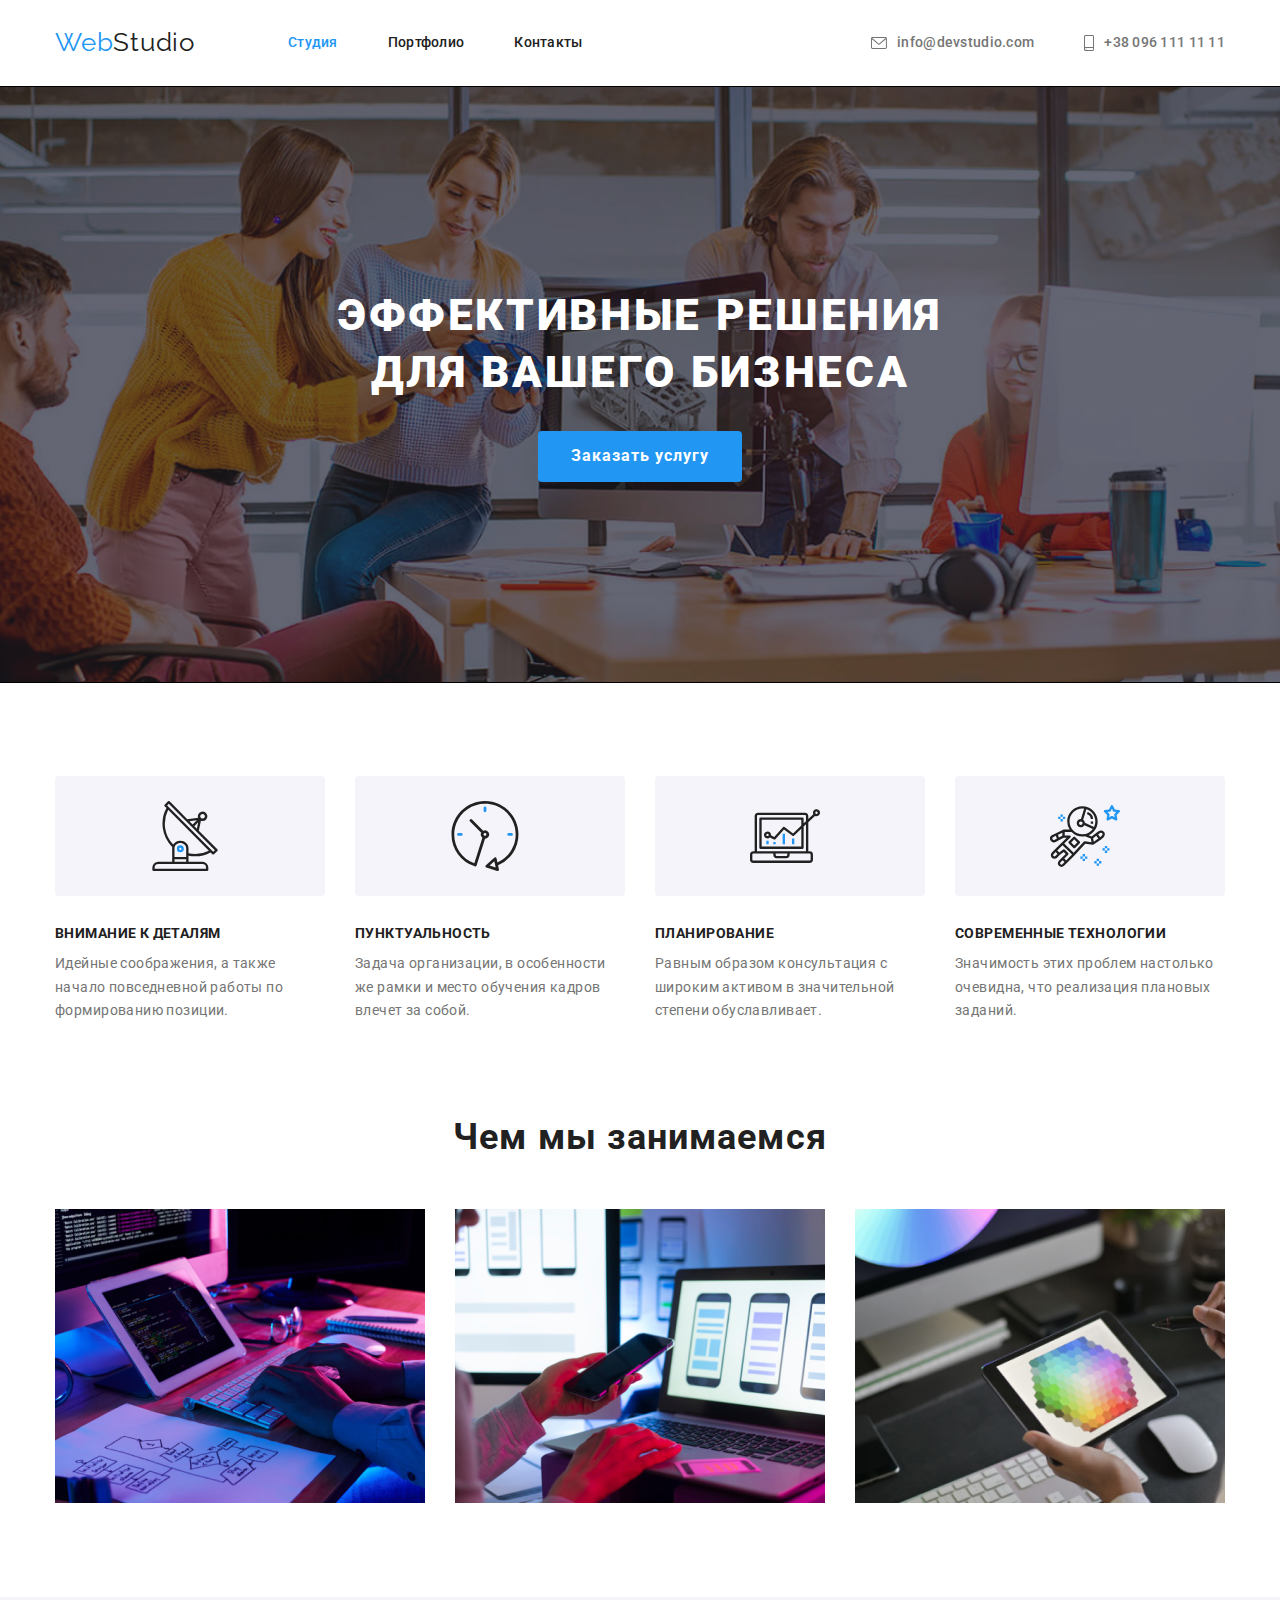
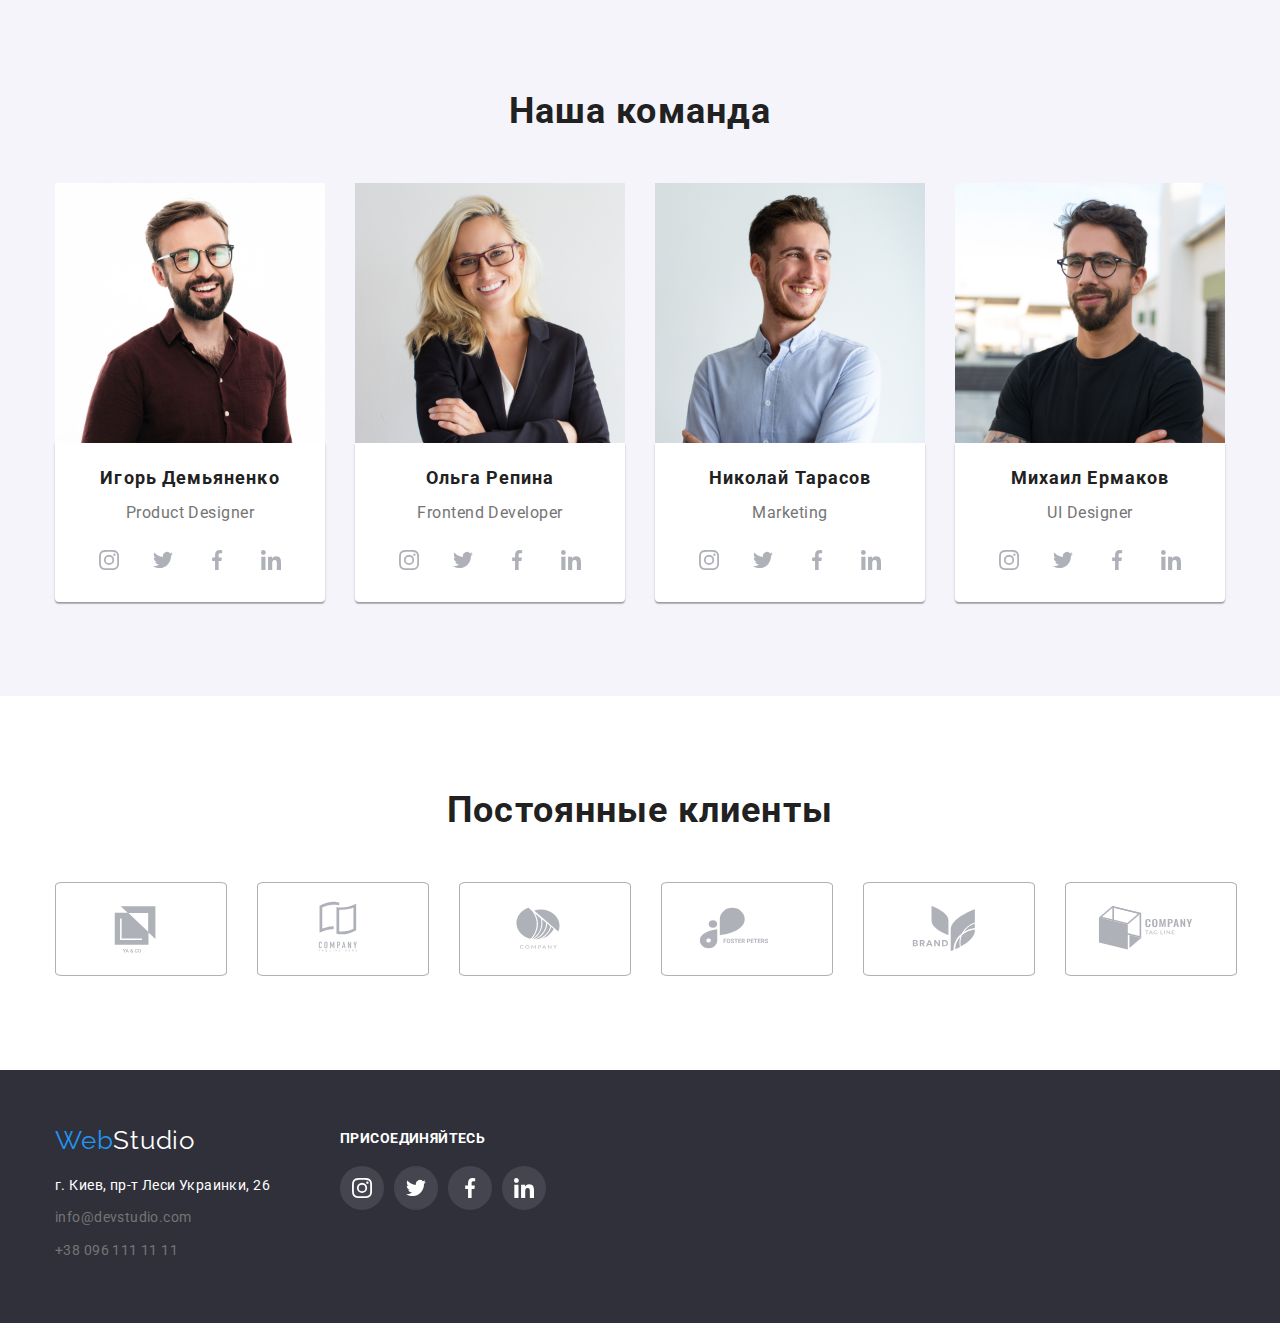
<file: index.html>
<!DOCTYPE html>
<html lang="en">
  <head>
    <meta charset="UTF-8" />
    <meta http-equiv="X-UA-Compatible" content="IE=edge" />
    <meta name="viewport" content="width=device-width, initial-scale=1.0" />
    <title>WebStudio</title>
    <link
      href="https://fonts.googleapis.com/css2?family=Raleway:wght@700&family=Roboto:wght@400;500;700;900&display=swap"
      rel="stylesheet"
    />
    <link
      rel="stylesheet"
      href="https://cdnjs.cloudflare.com/ajax/libs/modern-normalize/1.1.0/modern-normalize.min.css"
    />

    <link rel="stylesheet" href="./css/styles.css" />
  </head>

  <body class="page">
    <!-- Шапка сайта -->
    <header class="page-header">
      <div class="container main-nav">
        <nav class="nav-top">
          <a href="./index.html" class="logo item">
            Web<span class="logo-sc item">Studio</span>
          </a>
          <ul class="site-nav list">
            <li class="item"><a href="./index.html" class="page">Студия</a></li>
            <li class="item">
              <a href="./portfolio.html" class="link">Портфолио</a>
            </li>
            <li class="item"><a href="" class="link">Контакты</a></li>
          </ul>
        </nav>

        <ul class="contact-top list">
          <li class="item">
            <a class="contact" href="mailto:info@devstudio.com">
              <svg class="icon" width="16" height="12">
                <use href="./icon/sprite.svg#icon-envelope"></use>
              </svg>
              info@devstudio.com</a
            >
          </li>

          <li class="item">
            <a href="tel:+380961111111" class="contact">
              <svg class="icon" width="10" height="16">
                <use href="./icon/sprite.svg#icon-smartphone"></use>
              </svg>
              +38 096 111 11 11</a
            >
          </li>
        </ul>
      </div>
    </header>

    <main>
      <section class="hero">
        <h1 class="hero-title container">
          Эффективные решения для вашего бизнеса
        </h1>
        <button type="button" class="button-top">Заказать услугу</button>
      </section>

      <!-- Преимущества -->

      <section class="section feature">
        <div class="container">
          <ul class="feature-list list">
            <li class="item list-item">
              <div class="feature-icon list">
                <svg class="icon" width="70" height="70">
                  <use href="./icon/sprite.svg#icon-antena"></use>
                </svg>
              </div>
              <h3 class="section-title list">Внимание к деталям</h3>
              <p class="title">
                Идейные соображения, а также начало повседневной работы по
                формированию позиции.
              </p>
            </li>

            <li class="item list-item">
              <div class="feature-icon list">
                <svg class="icon" width="70" height="70">
                  <use href="./icon/sprite.svg#icon-clock"></use>
                </svg>
              </div>
              <h3 class="section-title">Пунктуальность</h3>

              <p class="title">
                Задача организации, в особенности же рамки и место обучения
                кадров влечет за собой.
              </p>
            </li>

            <li class="item list-item">
              <div class="feature-icon list">
                <svg class="icon" width="70" height="70">
                  <use href="./icon/sprite.svg#icon-vector"></use>
                </svg>
              </div>
              <h3 class="section-title">Планирование</h3>

              <p class="title">
                Равным образом консультация с широким активом в значительной
                степени обуславливает.
              </p>
            </li>

            <li class="item list-item">
              <div class="feature-icon list">
                <svg class="icon" width="70" height="70">
                  <use href="./icon/sprite.svg#icon-astronaut"></use>
                </svg>
              </div>
              <h3 class="section-title">Современные технологии</h3>

              <p class="title">
                Значимость этих проблем настолько очевидна, что реализация
                плановых заданий.
              </p>
            </li>
          </ul>
        </div>
      </section>

      <!-- Чем мы занимаемся -->

      <section class="section">
        <div class="container">
          <h2 class="section-team">Чем мы занимаемся</h2>

          <ul class="flex-cont list">
            <li class="item">
              <img src="./images/img.jpg" alt="desctop" width="370" />
            </li>

            <li class="item">
              <img src="./images/img2.jpg" alt="phone" width="370" />
            </li>

            <li class="item">
              <img src="./images/img3.jpg" alt="tablet" width="370" />
            </li>
          </ul>
        </div>
      </section>

      <!-- Наша команда -->

      <section class="section aboutus">
        <div class="container">
          <h2 class="section-team">Наша команда</h2>

          <ul class="flex-cont list">
            <li class="flex-team list">
              <img src="./team/img.jpg" alt="Игорь Демьяненко" width="270" />
              <div class="element">
                <h3 class="team">Игорь Демьяненко</h3>
                <p class="position">Product Designer</p>

                <div class="element-icon">
                  <a href class="social">
                    <svg class="social-icon" width="20" height="20">
                      <use href="./icon/sprite.svg#icon-instagram"></use>
                    </svg>
                  </a>

                  <a href class="social">
                    <svg class="social-icon" width="20" height="20">
                      <use href="./icon/sprite.svg#icon-twitter"></use>
                    </svg>
                  </a>
                  <a href class="social">
                    <svg class="social-icon" width="20" height="20">
                      <use href="./icon/sprite.svg#icon-facebook"></use>
                    </svg>
                  </a>
                  <a href class="social">
                    <svg class="social-icon" width="20" height="20">
                      <use href="./icon/sprite.svg#icon-linkedin"></use>
                    </svg>
                  </a>
                </div>
              </div>
            </li>

            <li class="flex-team">
              <img src="./team/img1.jpg" alt="Ольга Репина" width="270" />
              <div class="element">
                <h3 class="team">Ольга Репина</h3>
                <p class="position">Frontend Developer</p>

                <div class="element-icon">
                  <a href class="social">
                    <svg class="social-icon" width="20" height="20">
                      <use href="./icon/sprite.svg#icon-instagram"></use>
                    </svg>
                  </a>

                  <a href class="social">
                    <svg class="social-icon" width="20" height="20">
                      <use href="./icon/sprite.svg#icon-twitter"></use>
                    </svg>
                  </a>
                  <a href class="social">
                    <svg class="social-icon" width="20" height="20">
                      <use href="./icon/sprite.svg#icon-facebook"></use>
                    </svg>
                  </a>
                  <a href class="social">
                    <svg class="social-icon" width="20" height="20">
                      <use href="./icon/sprite.svg#icon-linkedin"></use>
                    </svg>
                  </a>
                </div>
              </div>
            </li>

            <li class="flex-team">
              <img src="./team/img2.jpg" alt="Николай Тарасов" width="270" />
              <div class="element">
                <h3 class="team">Николай Тарасов</h3>
                <p class="position">Marketing</p>
                <div class="element-icon">
                  <a href class="social">
                    <svg class="social-icon" width="20" height="20">
                      <use href="./icon/sprite.svg#icon-instagram"></use>
                    </svg>
                  </a>

                  <a href class="social">
                    <svg class="social-icon" width="20" height="20">
                      <use href="./icon/sprite.svg#icon-twitter"></use>
                    </svg>
                  </a>
                  <a href class="social">
                    <svg class="social-icon" width="20" height="20">
                      <use href="./icon/sprite.svg#icon-facebook"></use>
                    </svg>
                  </a>
                  <a href class="social">
                    <svg class="social-icon" width="20" height="20">
                      <use href="./icon/sprite.svg#icon-linkedin"></use>
                    </svg>
                  </a>
                </div>
              </div>
            </li>

            <li class="flex-team">
              <img src="./team/img3.jpg" alt="Михаил Ермаков" width="270" />
              <div class="element">
                <h3 class="team">Михаил Ермаков</h3>
                <p class="position">UI Designer</p>

                <div class="element-icon">
                  <a href class="social">
                    <svg class="social-icon" width="20" height="20">
                      <use href="./icon/sprite.svg#icon-instagram"></use>
                    </svg>
                  </a>

                  <a href class="social">
                    <svg class="social-icon" width="20" height="20">
                      <use href="./icon/sprite.svg#icon-twitter"></use>
                    </svg>
                  </a>
                  <a href class="social">
                    <svg class="social-icon" width="20" height="20">
                      <use href="./icon/sprite.svg#icon-facebook"></use>
                    </svg>
                  </a>
                  <a href class="social">
                    <svg class="social-icon" width="20" height="20">
                      <use href="./icon/sprite.svg#icon-linkedin"></use>
                    </svg>
                  </a>
                </div>
              </div>
            </li>
          </ul>
        </div>
      </section>
    </main>

    <!-- Постоянные клиенты -->

    <section class="section">
      <div class="container">
        <h2 class="section-team">Постоянные клиенты</h2>

        <ul class="flex-cont list">
          <li class="item">
            <a href class="contact-icon">
              <svg class="icon" width="106" height="60">
                <use href="./icon/sprite.svg#icon-group"></use>
              </svg>
            </a>
          </li>
          <li class="item">
            <a href class="contact-icon">
              <svg class="icon" width="106" height="60">
                <use href="./icon/sprite.svg#icon-group1"></use>
              </svg>
            </a>
          </li>
          <li class="item">
            <a href class="contact-icon">
              <svg class="icon" width="106" height="60">
                <use href="./icon/sprite.svg#icon-group2"></use>
              </svg>
            </a>
          </li>
          <li class="item">
            <a href class="contact-icon">
              <svg class="icon" width="106" height="60">
                <use href="./icon/sprite.svg#icon-group3"></use>
              </svg>
            </a>
          </li>
          <li class="item">
            <a href class="contact-icon">
              <svg class="icon" width="106" height="60">
                <use href="./icon/sprite.svg#icon-group4"></use>
              </svg>
            </a>
          </li>
          <li class="item">
            <a href class="contact-icon">
              <svg class="icon" width="106" height="60">
                <use href="./icon/sprite.svg#icon-group5"></use>
              </svg>
            </a>
          </li>
        </ul>
      </div>
    </section>

    <!-- Футер -->

    <footer class="footer">
      <div class="container">
        <ul class="flex-footer list">
          <li>
            <div class="logotype">
              <a href="./index.html" class="logo-ft">
                Web<span class="logo-footer">Studio</span>
              </a>
            </div>

            <address class="adress">
              <p class="adress-geo list">г. Киев, пр-т Леси Украинки, 26</p>
              <ul class="contact-nav list">
                <li class="item">
                  <a href="mailto:info@devstudio.com" class="contact"
                    >info@devstudio.com</a
                  >
                </li>
                <li class="item">
                  <a href="tel:+380961111111" class="contact"
                    >+38 096 111 11 11</a
                  >
                </li>
              </ul>
            </address>
          </li>
          <li>
            <div class="join-list">
              <h3 class="join list">присоединяйтесь</h3>

              <div class="element-icon">
                <a href class="social-botom">
                  <svg class="social-icon" width="20" height="20">
                    <use href="./icon/sprite.svg#icon-instagram"></use>
                  </svg>
                </a>
                <a href class="social-botom">
                  <svg class="social-icon" width="20" height="20">
                    <use href="./icon/sprite.svg#icon-twitter"></use>
                  </svg>
                </a>
                <a href class="social-botom">
                  <svg class="social-icon" width="20" height="20">
                    <use href="./icon/sprite.svg#icon-facebook"></use>
                  </svg>
                </a>
                <a href class="social-botom">
                  <svg class="social-icon" width="20" height="20">
                    <use href="./icon/sprite.svg#icon-linkedin"></use>
                  </svg>
                </a>
              </div>
            </div>
          </li>
        </ul>
      </div>
    </footer>
  </body>
</html>
</file>
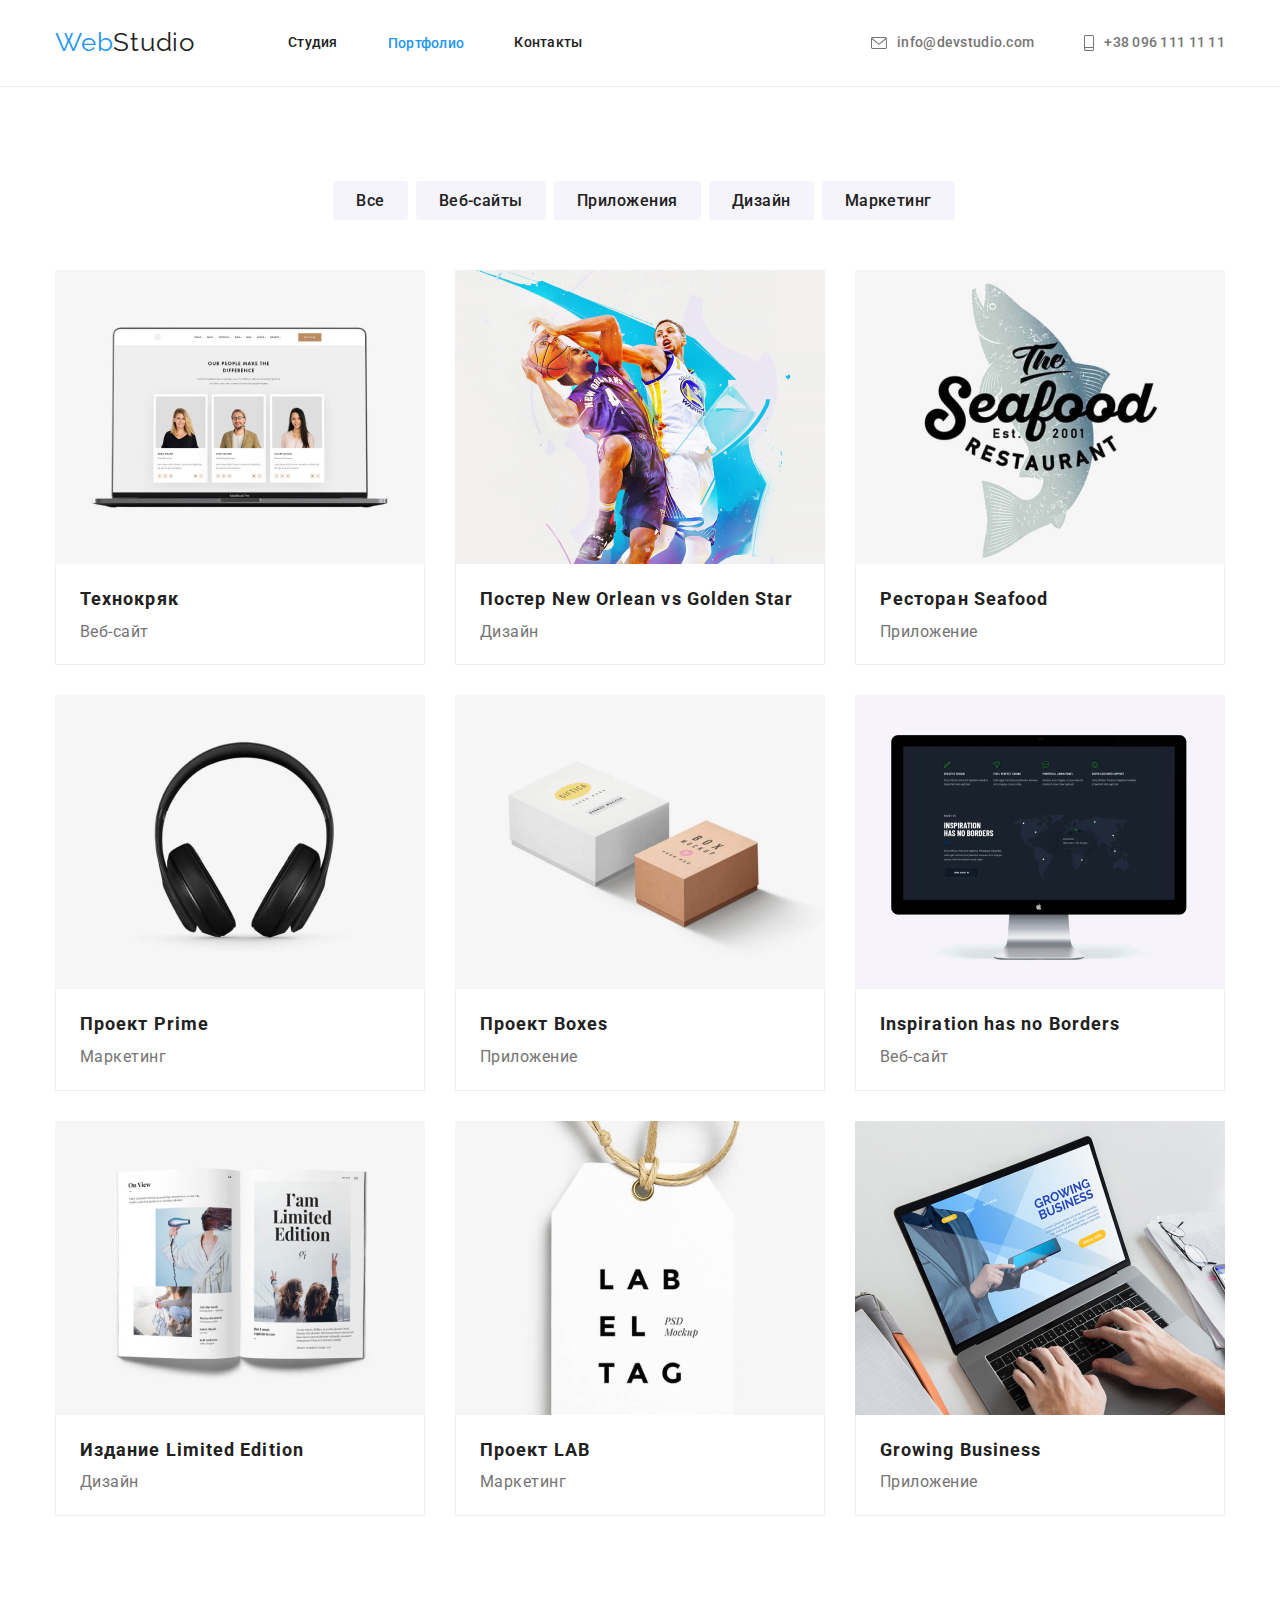
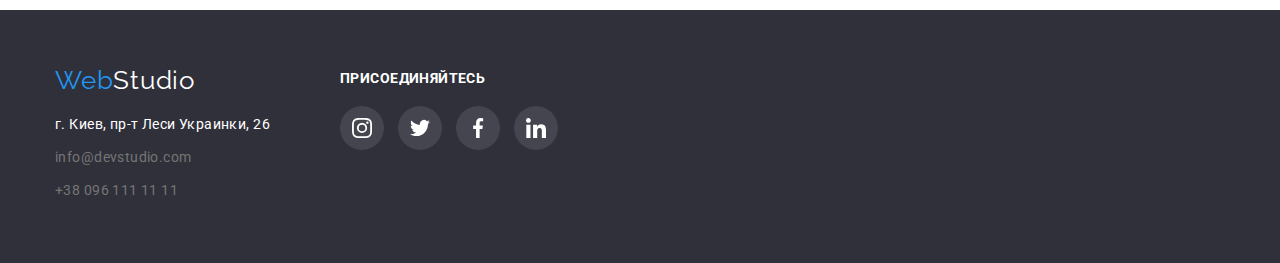
<file: portfolio.html>
<!DOCTYPE html>
<html lang="en">
  <head>
    <meta charset="UTF-8" />
    <meta http-equiv="X-UA-Compatible" content="IE=edge" />
    <meta name="viewport" content="width=device-width, initial-scale=1.0" />
    <title>portfolio</title>
    <link
      href="https://fonts.googleapis.com/css2?family=Raleway:wght@700&family=Roboto:wght@400;500;700;900&display=swap"
      rel="stylesheet"
    />

    <link rel="stylesheet" href="./css/styles.css" />
  </head>

  <!-- Шапка -->

  <body class="page list">
    <header class="page-header">
      <div class="container main-nav">
        <nav class="nav-top">
          <a href="./index.html" class="logo item">
            Web<span class="logo-sc item">Studio</span>
          </a>

          <ul class="site-nav list">
            <li class="item"><a href="./index.html" class="link">Студия</a></li>
            <li class="item">
              <a href="./portfolio.html" class="linkactive">Портфолио</a>
            </li>
            <li class="item"><a href="" class="link">Контакты</a></li>
          </ul>
        </nav>
        <ul class="contact-top list">
          <li class="item">
            <a class="contact" href="mailto:info@devstudio.com">
              <svg class="icon" width="16" height="12">
                <use href="./icon/sprite.svg#icon-envelope"></use>
              </svg>
              info@devstudio.com</a
            >
          </li>

          <li class="item">
            <a href="tel:+380961111111" class="contact">
              <svg class="icon" width="10" height="16">
                <use href="./icon/sprite.svg#icon-smartphone"></use>
              </svg>
              +38 096 111 11 11</a
            >
          </li>
        </ul>
      </div>
    </header>

    <!-- Фильтр -->

    <main>
      <section class="section menu">
        <div class="container">
          <ul class="portfolio-filter list">
            <li>
              <button type="button" class="button-menu">Все</button>
            </li>
            <li>
              <button type="button" class="button-menu">Веб-сайты</button>
            </li>
            <li>
              <button type="button" class="button-menu">Приложения</button>
            </li>
            <li>
              <button type="button" class="button-menu">Дизайн</button>
            </li>
            <li>
              <button type="button" class="button-menu">Маркетинг</button>
            </li>
          </ul>
        </div>

        <!-- набор услуг -->

        <div class="container">
          <ul class="portfolio-list list">
            <li class="flex-element">
              <a class="card" href="">
                <img src="./works/Технокряк.jpg" alt="Технокряк" width="370" />
                <div class="element-border">
                  <h3 class="description">Технокряк</h3>
                  <p class="project">Веб-сайт</p>
                </div>
              </a>
            </li>

            <li class="flex-element">
              <a class="card" href=""
                ><img
                  src="./works/ПостерNewOrleanvsGoldenStar.jpg"
                  alt="Постер New Orlean vs Golden Star"
                  width="370"
                />
                <div class="element-border">
                  <h3 class="description">Постер New Orlean vs Golden Star</h3>
                  <p class="project">Дизайн</p>
                </div>
              </a>
            </li>

            <li class="flex-element">
              <a class="card" href="">
                <img
                  src="./works/Ресторан.jpg"
                  alt="Ресторан Seafood"
                  width="370"
                />
                <div class="element-border">
                  <h3 class="description">Ресторан Seafood</h3>
                  <p class="project">Приложение</p>
                </div>
              </a>
            </li>

            <li class="flex-element">
              <a class="card" href=""
                ><img
                  src="./works/ПроектPrime.jpg"
                  alt="Проект Prime"
                  width="370"
                />
                <div class="element-border">
                  <h3 class="description">Проект Prime</h3>
                  <p class="project">Маркетинг</p>
                </div>
              </a>
            </li>

            <li class="flex-element">
              <a class="card" href=""
                ><img
                  src="./works/ПроектBoxes.jpg"
                  alt="Проект Boxes"
                  width="370"
                />
                <div class="element-border">
                  <h3 class="description">Проект Boxes</h3>
                  <p class="project">Приложение</p>
                </div>
              </a>
            </li>

            <li class="flex-element">
              <a class="card" href=""
                ><img
                  src="./works/InspirationhasnoBorders.jpg"
                  alt="Inspiration has no Borders"
                  width="370"
                />
                <div class="element-border">
                  <h3 class="description">Inspiration has no Borders</h3>
                  <p class="project">Веб-сайт</p>
                </div>
              </a>
            </li>

            <li class="flex-element">
              <a class="card" href=""
                ><img
                  src="./works/ИзданиеLimitedEdition.jpg"
                  alt="Издание Limited Edition"
                  width="370"
                />
                <div class="element-border">
                  <h3 class="description">Издание Limited Edition</h3>
                  <p class="project">Дизайн</p>
                </div>
              </a>
            </li>

            <li class="flex-element">
              <a class="card" href=""
                ><img
                  src="./works/ПроектLAB.jpg"
                  alt="Проект LAB"
                  width="370"
                />
                <div class="element-border">
                  <h3 class="description">Проект LAB</h3>
                  <p class="project">Маркетинг</p>
                </div>
              </a>
            </li>

            <li class="flex-element">
              <a class="card" href=""
                ><img
                  src="./works/GrowingBusiness.jpg"
                  alt="Growing Business"
                  width="370"
                />
                <div class="element-border">
                  <h3 class="description">Growing Business</h3>
                  <p class="project">Приложение</p>
                </div>
              </a>
            </li>
          </ul>
        </div>
      </section>
    </main>

    <!-- Подвал -->

    <footer class="footer">
      <div class="container">
        <ul class="flex-footer list">
          <li>
            <div class="logotype">
              <a href="./index.html" class="logo-ft">
                Web<span class="logo-footer">Studio</span>
              </a>
            </div>

            <address class="adress">
              <p class="adress-geo list">г. Киев, пр-т Леси Украинки, 26</p>
              <ul class="contact-nav list">
                <li class="item">
                  <a href="mailto:info@devstudio.com" class="contact"
                    >info@devstudio.com</a
                  >
                </li>
                <li class="item">
                  <a href="tel:+380961111111" class="contact"
                    >+38 096 111 11 11</a
                  >
                </li>
              </ul>
            </address>
          </li>
          <li>
            <div class="join-list">
              <h3 class="join list">присоединяйтесь</h3>

              <button class="social-botom">
                <svg class="social-icon" width="20" height="20">
                  <use href="./icon/sprite.svg#icon-instagram"></use>
                </svg>
              </button>
              <button class="social-botom">
                <svg class="social-icon" width="20" height="20">
                  <use href="./icon/sprite.svg#icon-twitter"></use>
                </svg>
              </button>
              <button class="social-botom">
                <svg class="social-icon" width="20" height="20">
                  <use href="./icon/sprite.svg#icon-facebook"></use>
                </svg>
              </button>
              <button class="social-botom">
                <svg class="social-icon" width="20" height="20">
                  <use href="./icon/sprite.svg#icon-linkedin"></use>
                </svg>
              </button>
            </div>
          </li>
        </ul>
      </div>
    </footer>
  </body>
</html>
</file>
<file: css/styles.css>
:root {
  --primary-text-color: #757575;
  --title-text-color: #212121;
  --accent-color: #2196f3;
  --primary-bg-color: #ffffff;
  --button-bg-color: #f5f4fa;
  --hero-bg-color: #2f303a;
  --feature-bgc-color: #f5f4fa;
  --icon-noAction-color: #afb1b8;
  --bgc-icon-footer: rgba(255, 255, 255, 0.1);
}

*,
*::before,
*::after {
  box-sizing: inherit;
}
/* outline: 2px solid tomato; */

.page {
  color: var(--title-text-color);
  background-color: var(--primary-bg-color);
  font-family: Roboto, sans-serif;
}

ul {
  list-style: none;
}

.list {
  padding: 0px;
  margin: 0px;
  list-style: none;
}

.container {
  margin: 0 auto;
  width: 1170px;
  padding: 0 15px;
  /* outline: 2px solid tomato; */
}

.section {
  padding-top: 94px;
  padding-bottom: 94px;
}

a {
  text-decoration: none;
}

.page-header {
  border-bottom: 1px solid #eeeeee;
}

/* Logo */

.logo {
  color: var(--accent-color);
  background-color: var(--primary-bg-color);
  font-family: Raleway, sans-serif;
  font-size: 26px;
  line-height: 0.83;
  letter-spacing: 0.03em;
  padding-top: 32px;
  padding-bottom: 32px;
}

.logo .logo-sc {
  color: var(--title-text-color);
  padding-top: 32px;
  padding-bottom: 32px;
}

/* Main nav */

.main-nav {
  display: flex;
  align-items: center;
}

.main-nav .nav-top {
  display: flex;
  align-items: center;
}

/* Site nav */

.site-nav {
  display: flex;
  margin-left: 93px;
  align-items: center;
}

.site-nav .item + .item {
  margin-left: 50px;
}

.site-nav .link {
  display: block;
  color: var(--title-text-color);

  font-weight: 500;
  font-size: 14px;
  line-height: 1.14;
  letter-spacing: 0.02em;

  padding-top: 32px;
  padding-bottom: 32px;
}
.site-nav .page {
  display: block;

  color: var(--accent-color);
  font-weight: 500;
  font-size: 14px;
  line-height: 1.14;
  letter-spacing: 0.02em;

  padding-top: 32px;
  padding-bottom: 32px;
}

.site-nav .link:hover,
.site-nav .link:focus {
  color: var(--accent-color);
}

/* Contact */

/* .contact-top .item::before{
  content: "";
  align-items: center;
  width: 16px;
  margin-right: 10px;
  background-repeat: no-repeat;
  background-position: center;
}

.item.icon-envelope::before {
  background-image: url(../icon/envelope.svg);
  background-size: 16px 12px  ;
}

.item.icon-smartphone::before {
  background-image: url(../icon/smartphone.svg);
  background-size: 10px 16px ;
} */

.contact-nav .contact {
  color: var(--primary-text-color);
  background-color: var(--hero-bg-color);

  font-style: normal;
  font-weight: 400;
  font-size: 14px;
  line-height: 1.71;
  letter-spacing: 0.03em;
}

.contact-nav .item + .item {
  margin-top: 9px;
}

.contact-nav .contact:hover,
.contact-nav .contact:focus {
  color: var(--primary-bg-color);
}

.contact-top .contact {
  color: var(--primary-text-color);
  background-color: var(--primary-bg-color);
  font-family: Roboto, sans-serif;
  font-weight: 500;
  font-size: 14px;
  line-height: 1.14;
  letter-spacing: 0.02em;
  display: flex;
  justify-content: center;
  align-items: center;
  padding-top: 32px;
  padding-bottom: 32px;
}

.contact-top > li {
  display: inline-flex;
  justify-content: center;
  align-items: center;
}

.contact-top {
  display: flex;
  margin-left: auto;
}

.contact-top .item + .item {
  margin-left: 50px;
}

.icon {
  fill: currentColor;
}

.item .icon {
  padding-right: 10px;
  justify-content: center;
  align-items: center;
}

/* .contact-top.contact {
  display: flex;
} */

.contact-top .contact:hover,
.contact-top .contact:focus {
  color: var(--accent-color);
  background-color: var(--primary-bg-color);
}

.join-list .social + .social {
  margin-left: 10px;
}

/* Hero */

.hero {
  text-align: center;
  background-color: var(--hero-bg-color);
  max-width: 1600px;

  padding-top: 200px;
  padding-bottom: 200px;
  margin-right: auto;
  margin-left: auto;
  outline: 1px solid black;
  background-image: linear-gradient(
      to right,
      rgba(47, 48, 58, 0.4),
      rgba(47, 48, 58, 0.4)
    ),
    url(../images/background.jpg);

  background-repeat: no-repeat;
  background-position: center;
  background-size: cover;
}

.hero-title {
  color: var(--primary-bg-color);
  font-weight: 900;
  font-size: 44px;
  line-height: 1.3;
  text-align: center;
  letter-spacing: 0.06em;
  text-transform: uppercase;

  width: 696px;
  margin-top: 0px;
  margin-bottom: 30px;
}

/* Section */

.section-team {
  margin-top: 0;
  margin-bottom: 50px;

  color: var(--title-text-color);
  font-style: normal;
  font-weight: 700;
  font-size: 36px;
  line-height: 1.16;
  text-align: center;
  letter-spacing: 0.03em;
}

.feature-icon {
  display: flex;
  border: none;
  margin-bottom: 30px;
  justify-content: center;
  align-items: center;
  height: 120px;
  margin-bottom: 30px;
  border-radius: 4px;
  background-color: var(--button-bg-color);
}

.feature-list .list-item + .list-item {
  margin-left: 30px;
}

/* .list-item::before {
  content:"";
  display: block;
  height: 120px;
  background-size: contain;
  background-repeat: no-repeat;
  background-position: center;
  background-color:var(--feature-bgc-color); 
  margin-bottom: 30px;
}

.icon-antena::before{
  background-image: url(../images/antena.svg);
  background-size: 70px;
}

.icon-clock::before{
  background-image: url(../images/clock.svg);
  background-size: 70px;
}


.icon-vector::before {
  background-image: url(../images/Vector.svg);
  background-size: 70px;
}

.icon-astronaut::before {
  background-image: url(../images/astronaut.svg);
  background-size: 70px;
} */

.aboutus {
  background-color: var(--button-bg-color);
}

.team {
  color: var(--title-text-color);
  font-style: normal;
  font-weight: 700;
  font-size: 18px;
  line-height: 1.7;
  letter-spacing: 0.06em;

  margin-top: 0;
  margin-bottom: 10px;
}

.description {
  color: var(--title-text-color);

  font-style: normal;
  font-weight: 700;
  font-size: 18px;
  line-height: 1.7;
  letter-spacing: 0.06em;

  margin-bottom: 4px;
  margin-top: 0;
}

.project {
  color: var(--primary-text-color);
  letter-spacing: 0.03em;
  font-weight: 400;
  font-size: 16px;
  line-height: 1.6;

  margin-top: 0;
  margin-bottom: 0;
}

/* Features */

.feature {
  padding-bottom: 0;
}

.feature-list {
  display: flex;
}

.feature-list > .item {
  width: 270px;

  /* background-color: tomato;*/
}

.flex-cont .item + .item {
  margin-left: 30px;
}

/* .flex-cont .flex-section + .flex-section {
  margin-left: 30px;
} */

.section-title {
  margin-bottom: 10px;
  margin-top: 0px;

  font-weight: 700;
  font-size: 14px;
  line-height: 1.14;
  letter-spacing: 0.03em;
  text-transform: uppercase;
}

.title {
  color: var(--primary-text-color);
  margin-bottom: 0;
  margin-top: 0;

  font-style: normal;
  font-weight: 400;
  font-size: 14px;
  line-height: 1.7;
  letter-spacing: 0.03em;
}

img {
  display: block;
}

/* Team */

.position {
  color: var(--primary-text-color);
  letter-spacing: 0.03em;
  font-weight: 400;
  font-size: 16px;
  line-height: 1.2;

  margin-top: 0;
  margin-bottom: 16px;
}

/* Кнопки соц. сетей */

.social {
  cursor: pointer;
  display: flex;
  align-items: center;
  justify-content: center;
  padding: 0;
  border: none;
  width: 44px;
  height: 44px;
  border-radius: 50%;
  color: var(--icon-noAction-color);
  background-color: var(--primary-bg-color);
}

.flex-footer {
  display: flex;
}

.join {
  font-weight: 700;
  font-size: 14px;
  line-height: 16px;
  letter-spacing: 0.03em;
  text-transform: uppercase;
  color: var(--primary-bg-color);
  padding-bottom: 20px;
}

.join-list {
  padding-left: 70px;
  display: inline-block;
}

.social:hover,
.social:focus {
  align-items: center;
  justify-content: center;
  color: var(--primary-bg-color);
  background-color: var(--accent-color);
}

.social-icon {
  fill: currentColor;
}

.element .social + .social {
  margin-left: 10px;
}

/* Постоянные клиенты  */

.contact-icon {
  display: flex;
  cursor: pointer;
  align-items: center;
  justify-content: center;
  border-radius: 4%;
  width: 170px;
  height: 92px;
  padding: 0;
  color: var(--icon-noAction-color);
  background-color: var(--primary-bg-color);
  border: 1px solid var(--icon-noAction-color);
}

.contact-icon:hover,
.contact-icon:focus {
  color: var(--accent-color);
  background-color: var(--primary-bg-color);
  border: 1px solid rgba(33, 150, 243, 1);
}

.contact-icon {
  fill: currentColor;
}

.social-botom {
  display: inline-flex;
  cursor: pointer;
  align-items: center;
  justify-content: center;
  padding: 0;
  border: none;
  width: 44px;
  height: 44px;
  border-radius: 50%;
  color: var(--primary-bg-color);
  background-color: var(--bgc-icon-footer);
}

.social-botom:hover,
.social-botom:focus {
  color: var(--primary-bg-color);
  background-color: var(--accent-color);
}

.join-list .social-botom + .social-botom {
  margin-left: 10px;
}

/* Logo */

.logo-ft {
  color: var(--accent-color);

  font-family: Raleway, sans-serif;
  font-size: 26px;
  line-height: 0.83;
  letter-spacing: 0.03em;
}

.logo-ft .logo-footer {
  color: var(--primary-bg-color);

  font-family: Raleway, sans-serif;
  font-size: 26px;
  line-height: 0.83;
  letter-spacing: 0.03em;
}

footer {
  background-color: var(--hero-bg-color);
  padding-top: 60px;
  padding-bottom: 60px;
}

.adress-geo {
  color: var(--primary-bg-color);
  font-style: normal;
  font-weight: 400;
  font-size: 14px;
  line-height: 1.71;
  letter-spacing: 0.03em;

  margin-bottom: 9px;
}

/* Страница портфолио */

/* Шапка */
.site-nav .linkactive {
  color: var(--accent-color);
  font-weight: 500;
  font-size: 14px;
  line-height: 1.14;
  letter-spacing: 0.02em;
  padding-top: 32px;
  padding-bottom: 32px;
}
/* Фильтр */

.menu .button-menu {
  cursor: pointer;
  color: var(--title-text-color);
  background-color: var(--button-bg-color);
  border: 1px solid transparent;

  font-family: inherit;
  font-style: normal;
  font-weight: 500;
  font-size: 16px;
  line-height: 1.6;
  text-align: center;
  letter-spacing: 0.03em;
  border-radius: 4px;

  padding: 6px 22px;
  margin-left: 8px;
}

.portfolio-filter {
  display: flex;
  justify-content: center;

  margin-top: 0;
  margin-bottom: 50px;
}

/* Button */

.hero .button-top {
  color: var(--primary-bg-color);
  background-color: var(--accent-color);
  cursor: pointer;

  border-radius: 4px;
  padding: 10px 32px;
  /* min-width: 200px; */
  border-right: 0px;
  border-left: 0px;

  font-family: inherit;
  font-weight: 700;
  font-size: 16px;
  line-height: 1.8;
  letter-spacing: 0.06em;
  border: 1px solid transparent;
}

.button-top:hover,
.button-top:focus {
  background-color: #188ce8;
}

.menu .button-menu:hover,
.menu .button-menu:focus {
  color: var(--primary-bg-color);
  background-color: var(--accent-color);
  border-color: transparent;
  box-shadow: 0px 2px 2px 0px rgba(0, 0, 0, 0.12);

  box-shadow: 0px 1px 2px 0px rgba(0, 0, 0, 0.08);

  box-shadow: 0px 3px 1px 0px rgba(0, 0, 0, 0.1);
}

/* Набор услуг */

.works p {
  font-weight: 400;
  font-size: 16px;
  line-height: 1.8;
  letter-spacing: 0.03em;
}

.portfolio-list {
  display: flex;
  flex-wrap: wrap;
  align-items: center;
}

.element-border {
  border-left: 1px solid #eeeeee;
  border-right: 1px solid #eeeeee;
  border-bottom: 1px solid #eeeeee;
  padding: 20px 24px;
}

.element {
  align-items: center;
  justify-content: center;

  padding: 20px 24px 20px 24px;

  border-radius: 0px 0px 4px 4px;
  box-shadow: 0px 1px 3px rgba(0, 0, 0, 0.12), 0px 1px 1px rgba(0, 0, 0, 0.14),
    0px 2px 1px rgba(0, 0, 0, 0.2);
}

.element-icon {
  display: flex;
  align-items: center;
  justify-content: center;
}

.flex-element {
  width: 370px;
  margin-right: 30px;
  margin-bottom: 30px;
}

.card {
  display: block;
}

.card:hover {
  box-shadow: 0px 4px 4px 0px rgba(0, 0, 0, 0.25);
}

.flex-cont {
  display: flex;
}

.flex-team {
  margin-right: 30px;
  background-color: var(--primary-bg-color);
  text-align: center;
}

.flex-element:nth-child(3n) {
  margin-right: 0;
}

.flex-element:nth-last-child(-n + 3) {
  margin-bottom: 0;
}

.logotype {
  display: inline-block;
  margin-bottom: 20px;
}
</file>
